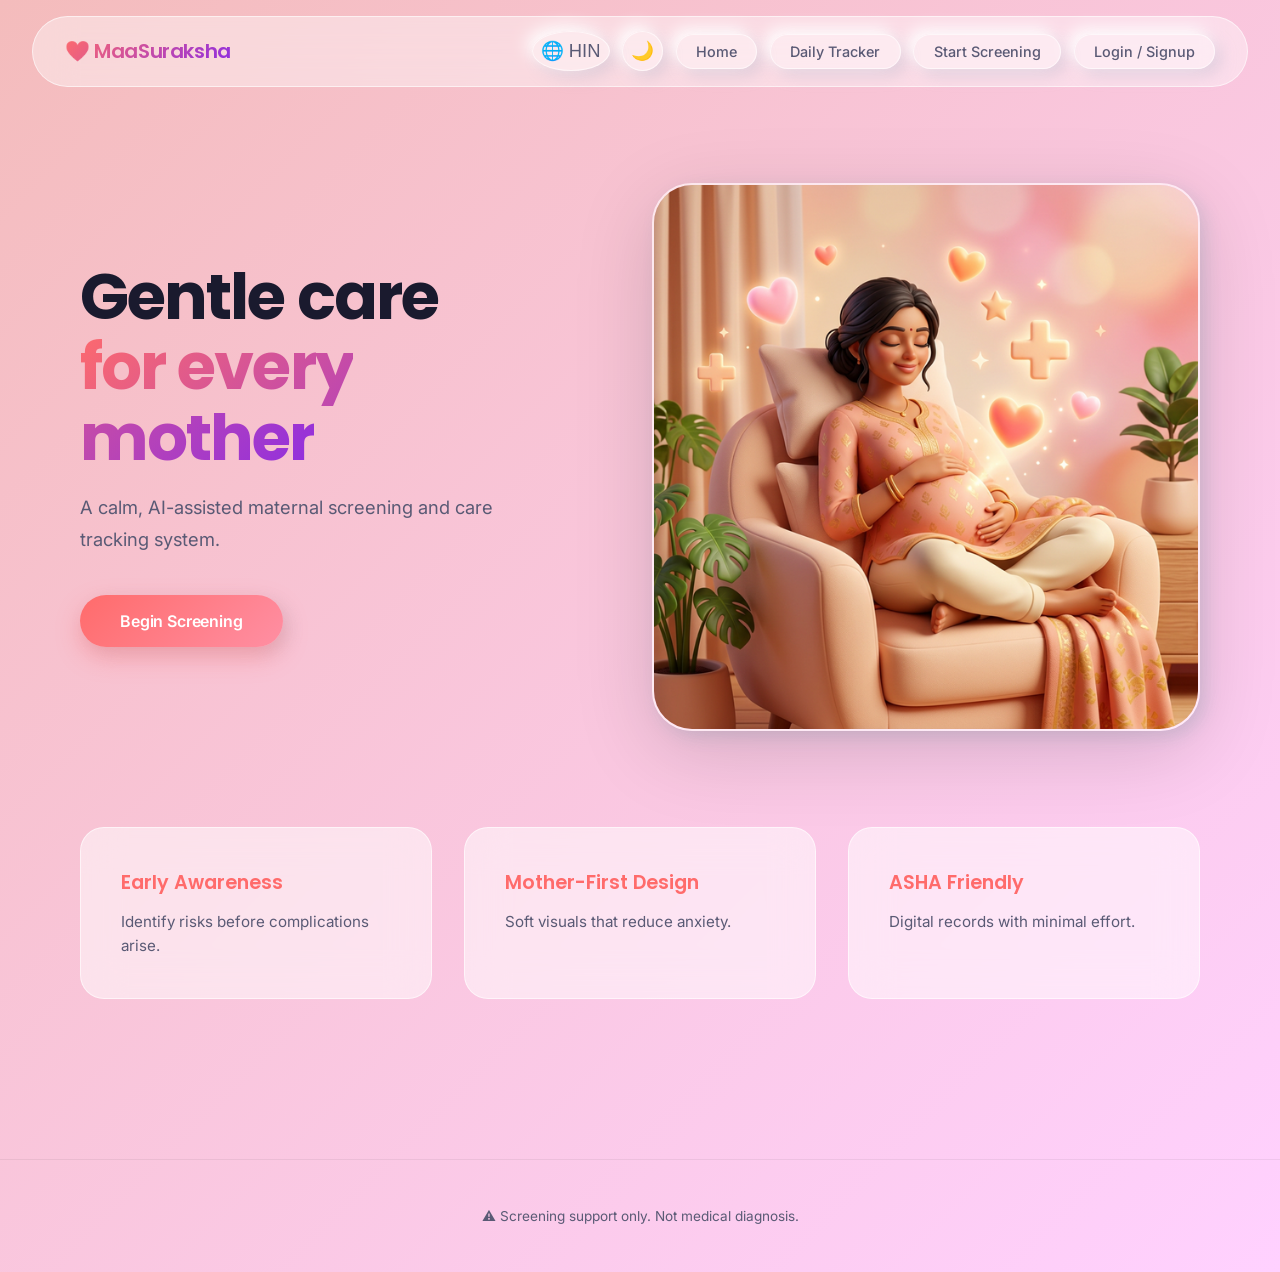
<file: index.html>
<!DOCTYPE html>
<html lang="en">

<head>
  <meta charset="UTF-8" />
  <meta name="viewport" content="width=device-width, initial-scale=1.0" />
  <title>MaaSuraksha</title>

  <link href="https://fonts.googleapis.com/css2?family=Poppins:wght@500;600&family=Inter:wght@400;500&display=swap"
    rel="stylesheet">
  <link rel="stylesheet" href="css/main.css">
  <link rel="stylesheet" href="css/animations.css">
  <script src="js/translations.js"></script>
</head>

<body>

  <!-- LOADER -->
  <div id="loader">
    <div class="heart"></div>
    <p>Loading gentle care…</p>
  </div>

  <nav class="navbar glass fade-down">
    <div class="logo" data-i18n="nav-brand">🤍 MaaSuraksha</div>
    <div class="nav-actions">
      <button id="langToggle" class="icon-btn">🌐</button>
      <button id="themeToggle" class="icon-btn">🌙</button>
      <a href="index.html" class="nav-btn" data-i18n="nav-home">Home</a>
      <a href="tracker.html" class="nav-btn" data-i18n="nav-tracker">Daily Tracker</a>
      <a href="form.html" class="nav-btn" data-i18n="nav-screening">Start Screening</a>
    </div>
  </nav>

  <section class="hero">
    <div class="hero-text fade-up">
      <h1 data-i18n="hero-title">Gentle care<br><span>for every mother</span></h1>
      <p data-i18n="hero-desc">
        A calm, AI-assisted maternal screening and care tracking system.
      </p>
      <a href="form.html" class="primary-btn" data-i18n="hero-btn">Begin Screening</a>
    </div>

    <div class="hero-visual fade-up">
      <img src="assets/maternal_care_hero.png" alt="Maternal Care Illustration" class="hero-image float-anim">
    </div>
  </section>

  <section class="features">
    <div class="feature-card glass tilt">
      <h3 data-i18n="feat1-title">Early Awareness</h3>
      <p data-i18n="feat1-desc">Identify risks before complications arise.</p>
    </div>

    <div class="feature-card glass tilt">
      <h3 data-i18n="feat2-title">Mother-First Design</h3>
      <p data-i18n="feat2-desc">Soft visuals that reduce anxiety.</p>
    </div>

    <div class="feature-card glass tilt">
      <h3 data-i18n="feat3-title">ASHA Friendly</h3>
      <p data-i18n="feat3-desc">Digital records with minimal effort.</p>
    </div>
  </section>

  <footer>
    <p data-i18n="footer-text">⚠️ Screening support only. Not medical diagnosis.</p>
  </footer>

  <script src="js/main.js"></script>
</body>

</html>
</file>
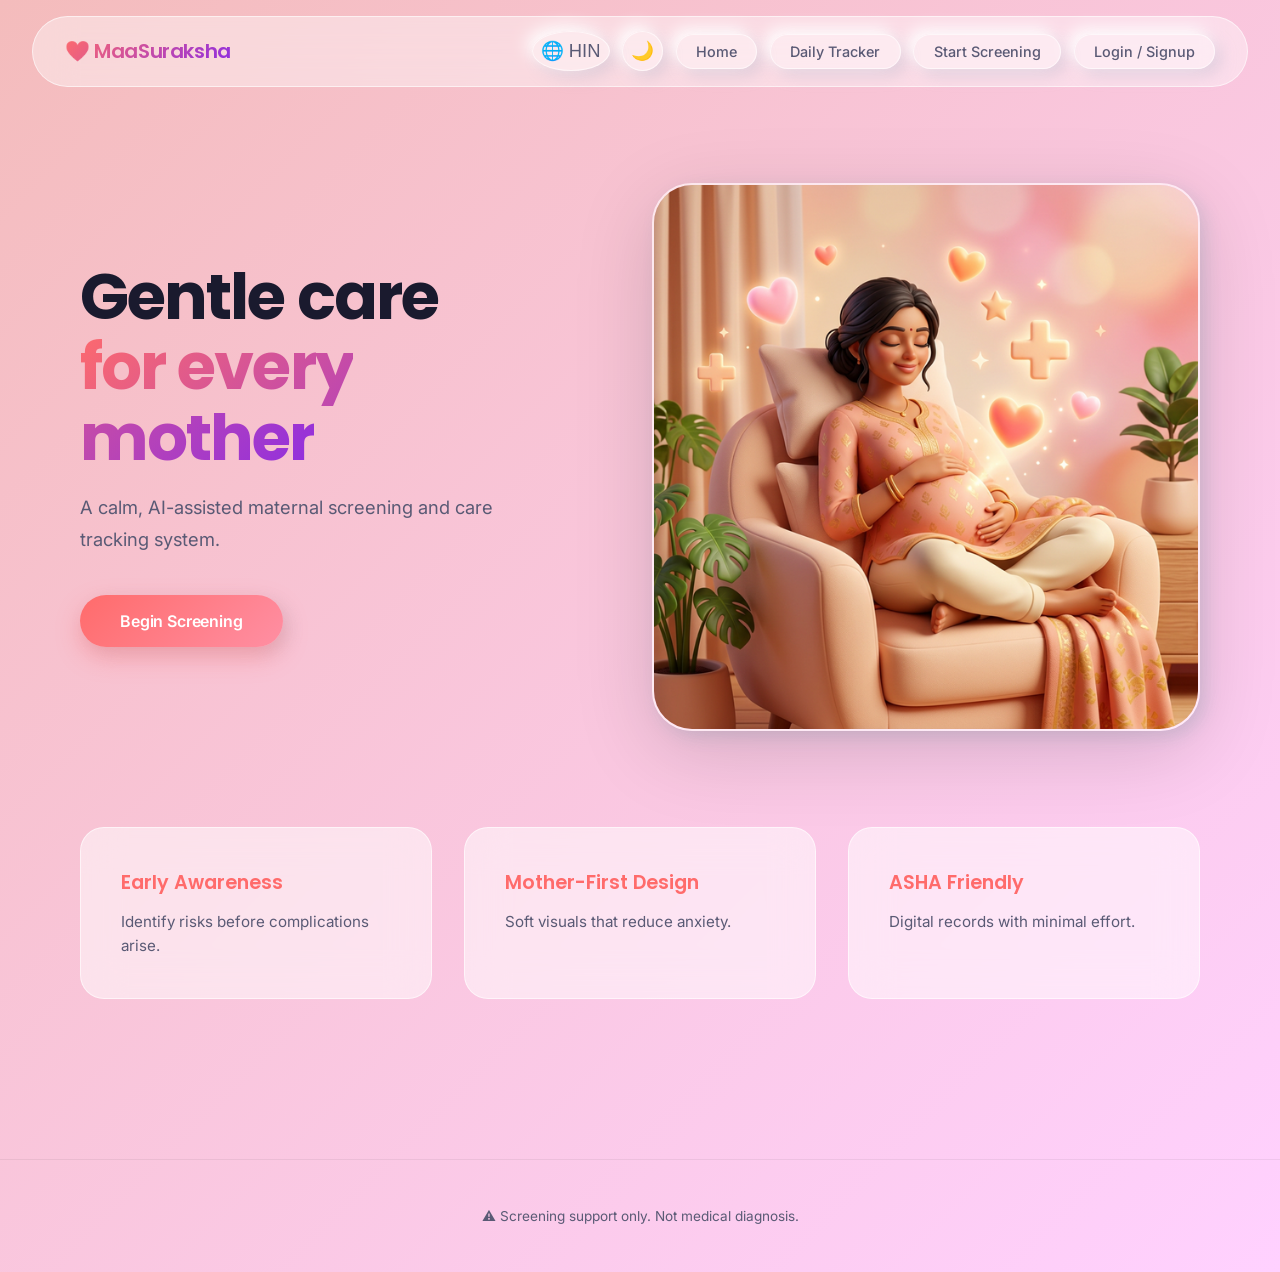
<file: dashboard.html>
<!DOCTYPE html>
<html lang="en">

<head>
  <meta charset="UTF-8" />
  <meta name="viewport" content="width=device-width, initial-scale=1.0" />
  <title>ASHA Dashboard</title>

  <link href="https://fonts.googleapis.com/css2?family=Poppins:wght@500;600&family=Inter:wght@400;500&display=swap"
    rel="stylesheet">
  <link rel="stylesheet" href="css/main.css">
  <link rel="stylesheet" href="css/animations.css">
  <script src="js/translations.js"></script>
</head>

<body>

  <div id="loader">
    <div class="heart"></div>
    <p>Loading dashboard…</p>
  </div>

  <nav class="navbar glass fade-down">
    <div class="logo" data-i18n="nav-brand">🤍 MaaSuraksha</div>
    <div class="nav-actions">
      <button id="langToggle" class="icon-btn">🌐</button>
      <button id="themeToggle" class="icon-btn">🌙</button>
      <a href="index.html" class="nav-btn" data-i18n="nav-home">Home</a>
    </div>
  </nav>

  <section class="dashboard fade-up">
    <h2 data-i18n="dash-title">ASHA Dashboard</h2>

    <div class="dashboard-grid" id="dashboardGrid">
      <p>Loading alerts...</p>
    </div>
  </section>

  <script src="js/main.js"></script>
</body>

</html>
</file>
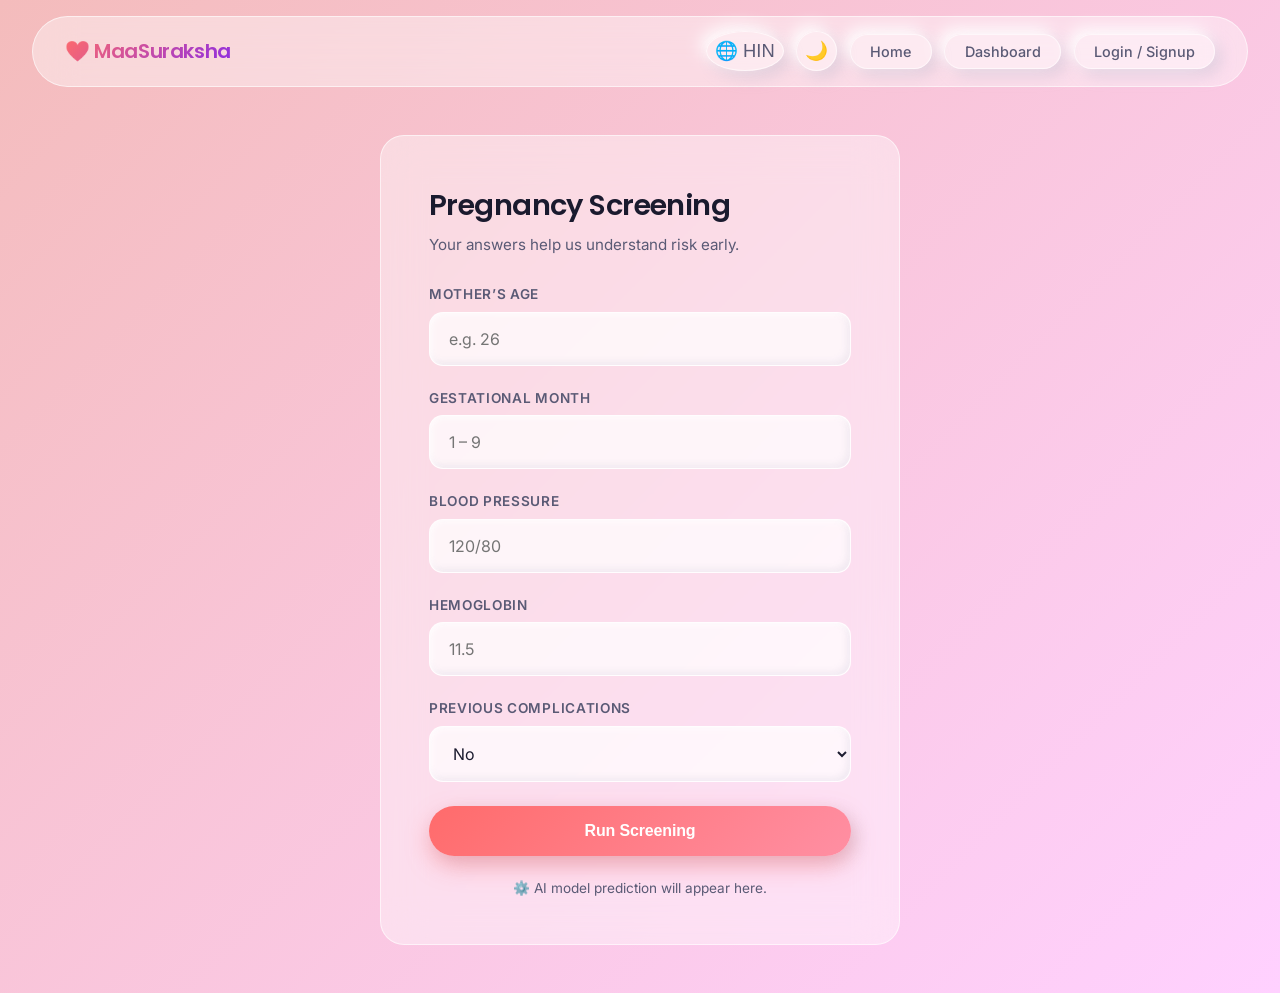
<file: form.html>
<!DOCTYPE html>
<html lang="en">

<head>
  <meta charset="UTF-8" />
  <meta name="viewport" content="width=device-width, initial-scale=1.0" />
  <title>Pregnancy Screening</title>

  <link href="https://fonts.googleapis.com/css2?family=Poppins:wght@500;600&family=Inter:wght@400;500&display=swap"
    rel="stylesheet">
  <link rel="stylesheet" href="css/main.css">
  <link rel="stylesheet" href="css/animations.css">
  <script src="js/translations.js"></script>
</head>

<body>

  <div id="loader">
    <div class="heart"></div>
    <p>Preparing screening…</p>
  </div>

  <nav class="navbar glass fade-down">
    <div class="logo" data-i18n="nav-brand">🤍 MaaSuraksha</div>
    <div class="nav-actions">
      <button id="langToggle" class="icon-btn">🌐</button>
      <button id="themeToggle" class="icon-btn">🌙</button>
      <a href="index.html" class="nav-btn" data-i18n="nav-home">Home</a>
      <a href="dashboard.html" class="nav-btn" data-i18n="nav-dashboard">Dashboard</a>
    </div>
  </nav>

  <section class="form-wrapper glass fade-up tilt">
    <h2 data-i18n="form-title">Pregnancy Screening</h2>
    <p class="subtext" data-i18n="form-desc">Your answers help us understand risk early.</p>

    <form class="screening-form">
      <div class="field">
        <label data-i18n="label-age">Mother’s Age</label>
        <input type="number" id="ageInput" placeholder="e.g. 26" required>
      </div>

      <div class="field">
        <label data-i18n="label-month">Gestational Month</label>
        <input type="number" id="monthInput" placeholder="1 – 9" required>
      </div>

      <div class="field">
        <label data-i18n="label-bp">Blood Pressure</label>
        <input type="text" id="bpInput" placeholder="120/80" required>
      </div>

      <div class="field">
        <label data-i18n="label-hb">Hemoglobin</label>
        <input type="number" step="0.1" id="hbInput" placeholder="11.5" required>
      </div>

      <div class="field">
        <label data-i18n="label-comp">Previous Complications</label>
        <select id="compInput">
          <option data-i18n="opt-no">No</option>
          <option data-i18n="opt-yes">Yes</option>
        </select>
      </div>

      <button type="submit" class="primary-btn full" data-i18n="btn-run">Run Screening</button>
      <p id="predictionResult" class="ml-note" data-i18n="msg-ai">⚙️ AI model will be embedded here.</p>
    </form>
  </section>

  <script src="js/main.js"></script>
</body>

</html>
</file>
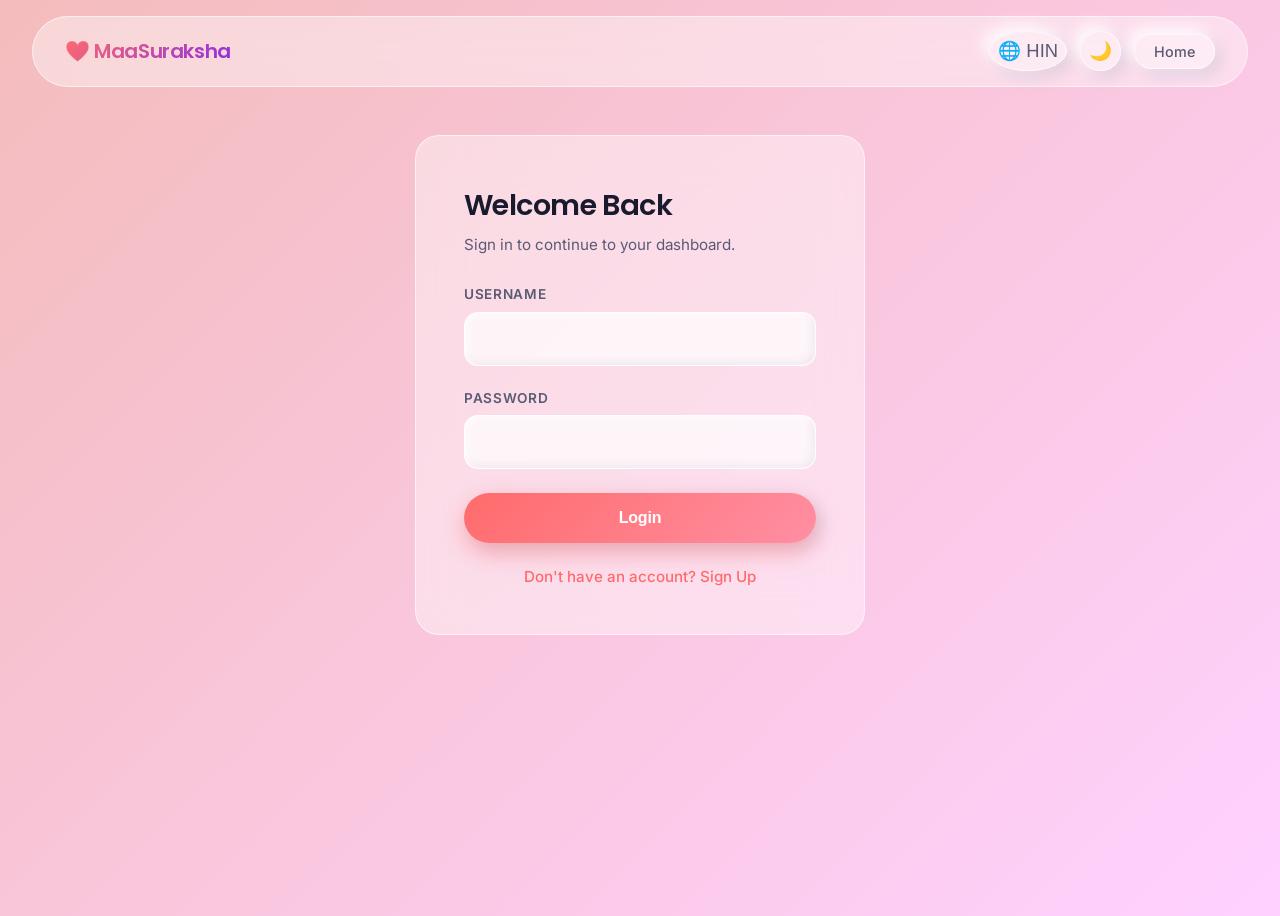
<file: login.html>
<!DOCTYPE html>
<html lang="en">

<head>
    <meta charset="UTF-8" />
    <meta name="viewport" content="width=device-width, initial-scale=1.0" />
    <title>Login / Signup</title>

    <link href="https://fonts.googleapis.com/css2?family=Poppins:wght@500;600&family=Inter:wght@400;500&display=swap"
        rel="stylesheet">
    <link rel="stylesheet" href="css/main.css">
    <link rel="stylesheet" href="css/animations.css">
    <script src="js/translations.js"></script>
</head>

<body>

    <div id="loader">
        <div class="heart"></div>
        <p>Loading…</p>
    </div>

    <nav class="navbar glass fade-down">
        <div class="logo" data-i18n="nav-brand">🤍 MaaSuraksha</div>
        <div class="nav-actions">
            <button id="langToggle" class="icon-btn">🌐</button>
            <button id="themeToggle" class="icon-btn">🌙</button>
            <a href="index.html" class="nav-btn" data-i18n="nav-home">Home</a>
        </div>
    </nav>

    <section class="form-wrapper glass fade-up tilt" style="max-width: 450px;">
        <div id="loginFormContainer">
            <h2 data-i18n="auth-login-title">Welcome Back</h2>
            <p class="subtext" data-i18n="auth-login-desc">Sign in to continue to your dashboard.</p>

            <form class="auth-box" id="loginForm">
                <div class="field">
                    <label data-i18n="auth-username">Username</label>
                    <input type="text" id="loginUser" required>
                </div>

                <div class="field">
                    <label data-i18n="auth-password">Password</label>
                    <input type="password" id="loginPass" required>
                </div>

                <button type="submit" class="primary-btn full" data-i18n="auth-btn-login">Login</button>
                <p id="loginOutput" class="ml-note"></p>
            </form>

            <p class="auth-swap" id="switchToSignup" data-i18n="auth-swap-signup">Don't have an account? Sign Up</p>
        </div>

        <div id="signupFormContainer" style="display: none;">
            <h2 data-i18n="auth-signup-title">Create Account</h2>
            <p class="subtext" data-i18n="auth-signup-desc">Join MaaSuraksha today.</p>

            <form class="auth-box" id="signupForm">
                <div class="field">
                    <label data-i18n="auth-username">Username</label>
                    <input type="text" id="signupUser" required>
                </div>

                <div class="field">
                    <label data-i18n="auth-password">Password</label>
                    <input type="password" id="signupPass" required>
                </div>

                <div class="field">
                    <label data-i18n="auth-role">I am a...</label>
                    <select id="signupRole">
                        <option value="patient" data-i18n="auth-role-patient">Patient (Mother)</option>
                        <option value="asha" data-i18n="auth-role-asha">ASHA Worker</option>
                    </select>
                </div>

                <button type="submit" class="primary-btn full" data-i18n="auth-btn-signup">Sign Up</button>
                <p id="signupOutput" class="ml-note"></p>
            </form>

            <p class="auth-swap" id="switchToLogin" data-i18n="auth-swap-login">Already have an account? Login</p>
        </div>
    </section>

    <script src="js/main.js"></script>
</body>

</html>
</file>
<file: css/main.css>
/* ── MaaSuraksha · Modern 3D Premium UI ── */

:root {
  --bg-gradient-1: #fdfbfb;
  --bg-gradient-2: #ebedee;
  --bg-gradient-3: #ffd1ff;
  --bg-gradient-4: #f4bcbc;
  --glass: rgba(255, 255, 255, 0.4);
  --glass-border: rgba(255, 255, 255, 0.6);
  --text: #1a1a2e;
  --text-muted: #5a5a75;
  --primary: #ff6b6b;
  --primary-glow: rgba(255, 107, 107, 0.4);
  --accent: #8e2de2;
  --card-bg: rgba(255, 255, 255, 0.5);
  --input-bg: rgba(255, 255, 255, 0.7);
  --input-border: rgba(255, 255, 255, 0.8);
  --divider: rgba(0, 0, 0, 0.06);
  --shadow-nm-light: -6px -6px 16px rgba(255, 255, 255, 0.9);
  --shadow-nm-dark: 6px 6px 16px rgba(180, 180, 200, 0.4);
  --shadow-nm-inset: inset 2px 2px 5px rgba(255,255,255,0.7), inset -3px -3px 7px rgba(180, 180, 200, 0.2);
  --shadow-card: 0 10px 40px rgba(31, 38, 135, 0.1);
  --radius: 24px;
  --radius-sm: 14px;
  --transition: 0.4s cubic-bezier(0.25, 0.8, 0.25, 1);
}

body.dark {
  --bg-gradient-1: #0f0c29;
  --bg-gradient-2: #302b63;
  --bg-gradient-3: #240b36;
  --bg-gradient-4: #1f1c2c;
  --glass: rgba(20, 20, 35, 0.4);
  --glass-border: rgba(255, 255, 255, 0.1);
  --text: #eaeaf2;
  --text-muted: #9a9ab5;
  --primary: #ff8585;
  --primary-glow: rgba(255, 133, 133, 0.25);
  --accent: #b48deb;
  --card-bg: rgba(25, 25, 45, 0.5);
  --input-bg: rgba(0, 0, 0, 0.3);
  --input-border: rgba(255, 255, 255, 0.05);
  --shadow-nm-light: -4px -4px 10px rgba(40, 40, 60, 0.6);
  --shadow-nm-dark: 4px 4px 10px rgba(0, 0, 0, 0.5);
  --shadow-nm-inset: inset 2px 2px 5px rgba(255,255,255,0.05), inset -3px -3px 7px rgba(0,0,0,0.4);
  --shadow-card: 0 10px 40px rgba(0, 0, 0, 0.4);
}

/* ── Reset ── */
*, *::before, *::after {
  box-sizing: border-box;
  margin: 0;
  padding: 0;
}

body {
  font-family: 'Inter', sans-serif;
  color: var(--text);
  min-height: 100vh;
  overflow-x: hidden;
  transition: color var(--transition);
  background: linear-gradient(-45deg, var(--bg-gradient-1), var(--bg-gradient-2), var(--bg-gradient-3), var(--bg-gradient-4));
  background-size: 300% 300%;
  animation: gradientBG 15s ease infinite;
}

@keyframes gradientBG {
  0% { background-position: 0% 50%; }
  50% { background-position: 100% 50%; }
  100% { background-position: 0% 50%; }
}

/* ── 3D & Neumorphism Foundations ── */
.neu {
  box-shadow: var(--shadow-nm-light), var(--shadow-nm-dark), var(--shadow-card);
}

.neu-btn {
  box-shadow: var(--shadow-nm-light), var(--shadow-nm-dark);
  transition: all var(--transition);
}

.neu-btn:active {
  box-shadow: var(--shadow-nm-inset);
  transform: translateY(2px);
}

.tilt {
  transform-style: preserve-3d;
  transform: perspective(1000px);
}

.tilt-inner {
  transform: translateZ(30px);
}

/* ── Glass ── */
.glass {
  background: var(--glass);
  backdrop-filter: blur(20px);
  -webkit-backdrop-filter: blur(20px);
  border: 1px solid var(--glass-border);
  border-radius: var(--radius);
  transition: background var(--transition), border var(--transition), box-shadow var(--transition);
}

/* ── Navbar ── */
.navbar {
  margin: 1rem 2rem;
  padding: 0.9rem 2rem;
  display: flex;
  justify-content: space-between;
  align-items: center;
  border-radius: 60px;
  position: sticky;
  top: 1rem;
  z-index: 1000;
  transition: backdrop-filter 0.3s, background 0.3s, box-shadow 0.3s;
}

.navbar.nav-scrolled {
  backdrop-filter: blur(40px);
  -webkit-backdrop-filter: blur(40px);
  background: var(--card-bg);
  box-shadow: var(--shadow-nm-dark);
}

.logo {
  font-family: 'Poppins', sans-serif;
  font-weight: 600;
  font-size: 1.25rem;
  letter-spacing: -0.02em;
  background: linear-gradient(135deg, var(--primary), var(--accent));
  -webkit-background-clip: text;
  background-clip: text;
  -webkit-text-fill-color: transparent;
  transform: translateZ(10px);
}

.nav-actions {
  display: flex;
  align-items: center;
  gap: 0.8rem;
  transform: translateZ(10px);
}

.icon-btn {
  background: var(--glass);
  border: 1px solid var(--glass-border);
  font-size: 1.15rem;
  cursor: pointer;
  padding: 0.5rem;
  border-radius: 50%;
  color: var(--text-muted);
  box-shadow: var(--shadow-nm-light), var(--shadow-nm-dark);
}

.icon-btn:hover {
  transform: translateY(-2px) scale(1.05);
  color: var(--primary);
}

.icon-btn:active {
  box-shadow: var(--shadow-nm-inset);
  transform: translateY(1px);
}

.nav-btn {
  text-decoration: none;
  color: var(--text-muted);
  font-size: 0.9rem;
  font-weight: 500;
  padding: 0.5rem 1.2rem;
  border-radius: 20px;
  transition: all var(--transition);
  box-shadow: var(--shadow-nm-light), var(--shadow-nm-dark);
  background: var(--glass);
  border: 1px solid var(--glass-border);
}

.nav-btn:hover {
  color: var(--primary);
  transform: translateY(-2px);
}

.nav-btn:active {
  box-shadow: var(--shadow-nm-inset);
}

/* ── Hero ── */
.hero {
  display: flex;
  align-items: center;
  justify-content: space-between;
  padding: 5rem 5rem 2rem;
  gap: 4rem;
  perspective: 1200px;
}

.hero-text {
  max-width: 550px;
  transform-style: preserve-3d;
}

.hero-text h1 {
  font-family: 'Poppins', sans-serif;
  font-size: 4rem;
  font-weight: 700;
  line-height: 1.1;
  letter-spacing: -0.03em;
  margin-bottom: 1.2rem;
  transform: translateZ(40px);
}

.hero-text h1 span {
  background: linear-gradient(135deg, var(--primary), var(--accent));
  -webkit-background-clip: text;
  background-clip: text;
  -webkit-text-fill-color: transparent;
}

.hero-text p {
  font-size: 1.15rem;
  color: var(--text-muted);
  line-height: 1.7;
  max-width: 450px;
  margin-bottom: 2.5rem;
  transform: translateZ(20px);
}

.hero-visual {
  width: 50%;
  display: flex;
  justify-content: center;
  align-items: center;
  perspective: 1000px;
}

.hero-image {
  max-width: 100%;
  height: auto;
  border-radius: 40px;
  box-shadow: 0 20px 80px rgba(0, 0, 0, 0.15), var(--shadow-nm-dark);
  border: 2px solid var(--glass-border);
  transform-style: preserve-3d;
}

/* ── Primary Button ── */
.primary-btn {
  background: linear-gradient(135deg, var(--primary), #ff8fa3);
  color: #fff;
  padding: 1rem 2.5rem;
  border-radius: 50px;
  border: none;
  font-size: 1rem;
  font-weight: 600;
  cursor: pointer;
  letter-spacing: -0.01em;
  box-shadow: 0 10px 25px var(--primary-glow), var(--shadow-nm-dark);
  transition: all 0.3s cubic-bezier(0.175, 0.885, 0.32, 1.275);
  text-decoration: none;
  display: inline-block;
  text-align: center;
  position: relative;
  overflow: hidden;
  transform: translateZ(30px);
}

.primary-btn::after {
  content: '';
  position: absolute;
  top: 0; left: -100%; width: 50%; height: 100%;
  background: linear-gradient(to right, rgba(255,255,255,0) 0%, rgba(255,255,255,0.3) 50%, rgba(255,255,255,0) 100%);
  transform: skewX(-25deg);
  transition: all 0.7s ease;
}

.primary-btn:hover::after {
  left: 150%;
}

.primary-btn:hover {
  transform: translateZ(40px) translateY(-4px) scale(1.02);
  box-shadow: 0 15px 35px var(--primary-glow), var(--shadow-nm-dark);
}

.primary-btn.full {
  width: 100%;
}

/* ── Features ── */
.features {
  display: grid;
  grid-template-columns: repeat(3, 1fr);
  gap: 2rem;
  padding: 4rem 5rem 6rem;
  perspective: 1200px;
}

.feature-card {
  padding: 2.5rem;
  background: var(--card-bg);
  border: 1px solid var(--glass-border);
  border-radius: var(--radius);
  transition: transform 0.4s ease, box-shadow 0.4s ease;
  transform-style: preserve-3d;
}

.feature-card:hover {
  transform: scale(1.05) translateZ(20px);
  z-index: 10;
}

.feature-card h3 {
  font-family: 'Poppins', sans-serif;
  font-size: 1.2rem;
  font-weight: 600;
  margin-bottom: 0.8rem;
  transform: translateZ(30px);
  color: var(--primary);
}

.feature-card p {
  font-size: 0.95rem;
  color: var(--text-muted);
  line-height: 1.6;
  transform: translateZ(20px);
}

/* ── Forms ── */
.form-wrapper {
  max-width: 520px;
  margin: 3rem auto;
  padding: 3rem;
  transform-style: preserve-3d;
}

.form-wrapper h2 {
  font-family: 'Poppins', sans-serif;
  font-size: 1.8rem;
  font-weight: 600;
  margin-bottom: 0.5rem;
  letter-spacing: -0.02em;
  transform: translateZ(20px);
}

.subtext {
  color: var(--text-muted);
  font-size: 0.95rem;
  margin-bottom: 2rem;
  transform: translateZ(15px);
}

.field {
  margin-bottom: 1.5rem;
  transform: translateZ(10px);
}

.field label {
  display: block;
  font-size: 0.85rem;
  font-weight: 600;
  color: var(--text-muted);
  margin-bottom: 0.6rem;
  text-transform: uppercase;
  letter-spacing: 0.05em;
}

input, select {
  width: 100%;
  padding: 1rem 1.2rem;
  border-radius: var(--radius-sm);
  border: 1px solid var(--input-border);
  background: var(--input-bg);
  color: var(--text);
  font-size: 1rem;
  font-family: 'Inter', sans-serif;
  outline: none;
  box-shadow: var(--shadow-nm-inset);
  transition: all var(--transition);
}

input:focus, select:focus {
  border-color: var(--primary);
  box-shadow: 0 0 0 4px var(--primary-glow), var(--shadow-nm-inset);
  background: var(--card-bg);
}

.ml-note {
  margin-top: 1.5rem;
  font-size: 0.85rem;
  color: var(--text-muted);
  text-align: center;
  transform: translateZ(10px);
}

/* ── Dashboard ── */
.dashboard {
  padding: 3rem 5rem;
}

.dashboard h2 {
  font-family: 'Poppins', sans-serif;
  font-size: 1.8rem;
  font-weight: 600;
  margin-bottom: 2rem;
  letter-spacing: -0.02em;
}

.dashboard-grid {
  display: grid;
  grid-template-columns: repeat(auto-fill, minmax(280px, 1fr));
  gap: 1.5rem;
  perspective: 1000px;
}

.patient {
  padding: 1.8rem;
  background: var(--card-bg);
  border: 1px solid var(--glass-border);
  border-radius: var(--radius);
  transition: transform 0.4s ease, box-shadow 0.4s ease;
  transform-style: preserve-3d;
}

.patient:hover {
  transform: translateY(-5px) scale(1.02) translateZ(10px);
}

.patient h4 {
  font-family: 'Poppins', sans-serif;
  font-size: 1.05rem;
  font-weight: 600;
  margin-bottom: 0.5rem;
  transform: translateZ(20px);
}

.patient p {
  font-size: 0.9rem;
  color: var(--text-muted);
  margin-bottom: 0.4rem;
  transform: translateZ(15px);
}

.patient small {
  font-size: 0.8rem;
  color: var(--text-muted);
  opacity: 0.8;
  transform: translateZ(10px);
}

.risk-badge {
  display: inline-block;
  padding: 0.35rem 1rem;
  border-radius: 20px;
  font-size: 0.8rem;
  font-weight: 600;
  margin-top: 0.5rem;
  box-shadow: var(--shadow-sm);
  transform: translateZ(25px);
}

.low { border-left: 4px solid #6bcf8e; }
.low .risk-badge { background: rgba(107, 207, 142, 0.15); color: #2c874e; }
.medium { border-left: 4px solid #f0b85a; }
.medium .risk-badge { background: rgba(240, 184, 90, 0.15); color: #a6701a; }
.high { border-left: 4px solid #ef7070; }
.high .risk-badge { background: rgba(239, 112, 112, 0.15); color: #a62626; }

body.dark .low .risk-badge { color: #6bcf8e; }
body.dark .medium .risk-badge { color: #f0b85a; }
body.dark .high .risk-badge { color: #ef7070; }

/* ── Footer ── */
footer {
  text-align: center;
  padding: 3rem 2rem;
  font-size: 0.85rem;
  color: var(--text-muted);
  border-top: 1px solid var(--divider);
  margin-top: 4rem;
}

/* ── Loader ── */
#loader {
  position: fixed;
  inset: 0;
  background: var(--bg-gradient-1); /* Fallback */
  background: linear-gradient(-45deg, var(--bg-gradient-1), var(--bg-gradient-2), var(--bg-gradient-3), var(--bg-gradient-4));
  background-size: 400% 400%;
  animation: gradientBG 5s ease infinite;
  display: flex;
  flex-direction: column;
  justify-content: center;
  align-items: center;
  z-index: 9999;
}

#loader p {
  margin-top: 1.5rem;
  font-size: 0.95rem;
  font-weight: 500;
  color: var(--text-muted);
  letter-spacing: 0.15em;
  text-transform: uppercase;
}

/* ── Auth swap link ── */
.auth-swap {
  text-align: center;
  margin-top: 1.5rem;
  cursor: pointer;
  color: var(--primary);
  font-weight: 500;
  font-size: 0.95rem;
  transition: opacity 0.2s, transform 0.2s;
  display: block;
}

.auth-swap:hover {
  opacity: 0.8;
  transform: translateY(-1px);
}

/* ── Responsive ── */
@media (max-width: 768px) {
  .hero {
    flex-direction: column;
    padding: 3rem 1.5rem;
    gap: 3rem;
  }
  .hero-text h1 { font-size: 2.8rem; }
  .hero-visual { width: 100%; }
  .features { grid-template-columns: 1fr; padding: 2rem 1.5rem; gap: 1.5rem; }
  .dashboard { padding: 2rem 1.5rem; }
  .navbar { margin: 1rem; padding: 0.8rem 1.2rem; }
  .form-wrapper { margin: 2rem 1.5rem; padding: 2rem; }
}
</file>
<file: css/animations.css>
/* ── Animations · Cinematic & 3D ── */

.fade-up {
  opacity: 0;
  transform: translateY(30px) translateZ(-20px);
  animation: fadeUp 0.8s cubic-bezier(0.175, 0.885, 0.32, 1.275) forwards;
}

.fade-down {
  opacity: 0;
  transform: translateY(-20px) translateZ(0);
  animation: fadeDown 0.6s cubic-bezier(0.4, 0, 0.2, 1) forwards;
}

/* 3D Scroll Reveal */
.reveal-3d {
  opacity: 0;
  transform: translateY(50px) rotateX(-15deg) scale(0.9);
  transition: all 0.8s cubic-bezier(0.175, 0.885, 0.32, 1.275);
  transform-style: preserve-3d;
}

.reveal-3d.active {
  opacity: 1;
  transform: translateY(0) rotateX(0) scale(1);
}

@keyframes fadeUp {
  to {
    opacity: 1;
    transform: translateY(0) translateZ(0);
  }
}

@keyframes fadeDown {
  to {
    opacity: 1;
    transform: translateY(0) translateZ(0);
  }
}

/* ── Floating Animation ── */
.float-anim {
  animation: float3D 6s ease-in-out infinite;
}

@keyframes float3D {
  0%, 100% {
    transform: translateY(0) rotateX(0) rotateY(0);
  }
  25% {
    transform: translateY(-10px) rotateX(2deg) rotateY(2deg);
  }
  50% {
    transform: translateY(-15px) rotateX(0) rotateY(0);
  }
  75% {
    transform: translateY(-10px) rotateX(-2deg) rotateY(-2deg);
  }
}

/* ── Heart Loader ── */
.heart {
  width: 32px;
  height: 32px;
  background: var(--primary);
  transform: rotate(45deg);
  animation: heartbeat 1.4s ease-in-out infinite;
  position: relative;
  box-shadow: 0 0 20px var(--primary-glow);
}

.heart::before,
.heart::after {
  content: '';
  width: 32px;
  height: 32px;
  background: var(--primary);
  border-radius: 50%;
  position: absolute;
  box-shadow: 0 0 20px var(--primary-glow);
}

.heart::before {
  top: -16px;
  left: 0;
}

.heart::after {
  left: -16px;
  top: 0;
}

@keyframes heartbeat {
  0% { transform: rotate(45deg) scale(1); opacity: 1; }
  50% { transform: rotate(45deg) scale(1.15); opacity: 0.85; filter: brightness(1.2); }
  100% { transform: rotate(45deg) scale(1); opacity: 1; }
}
</file>
